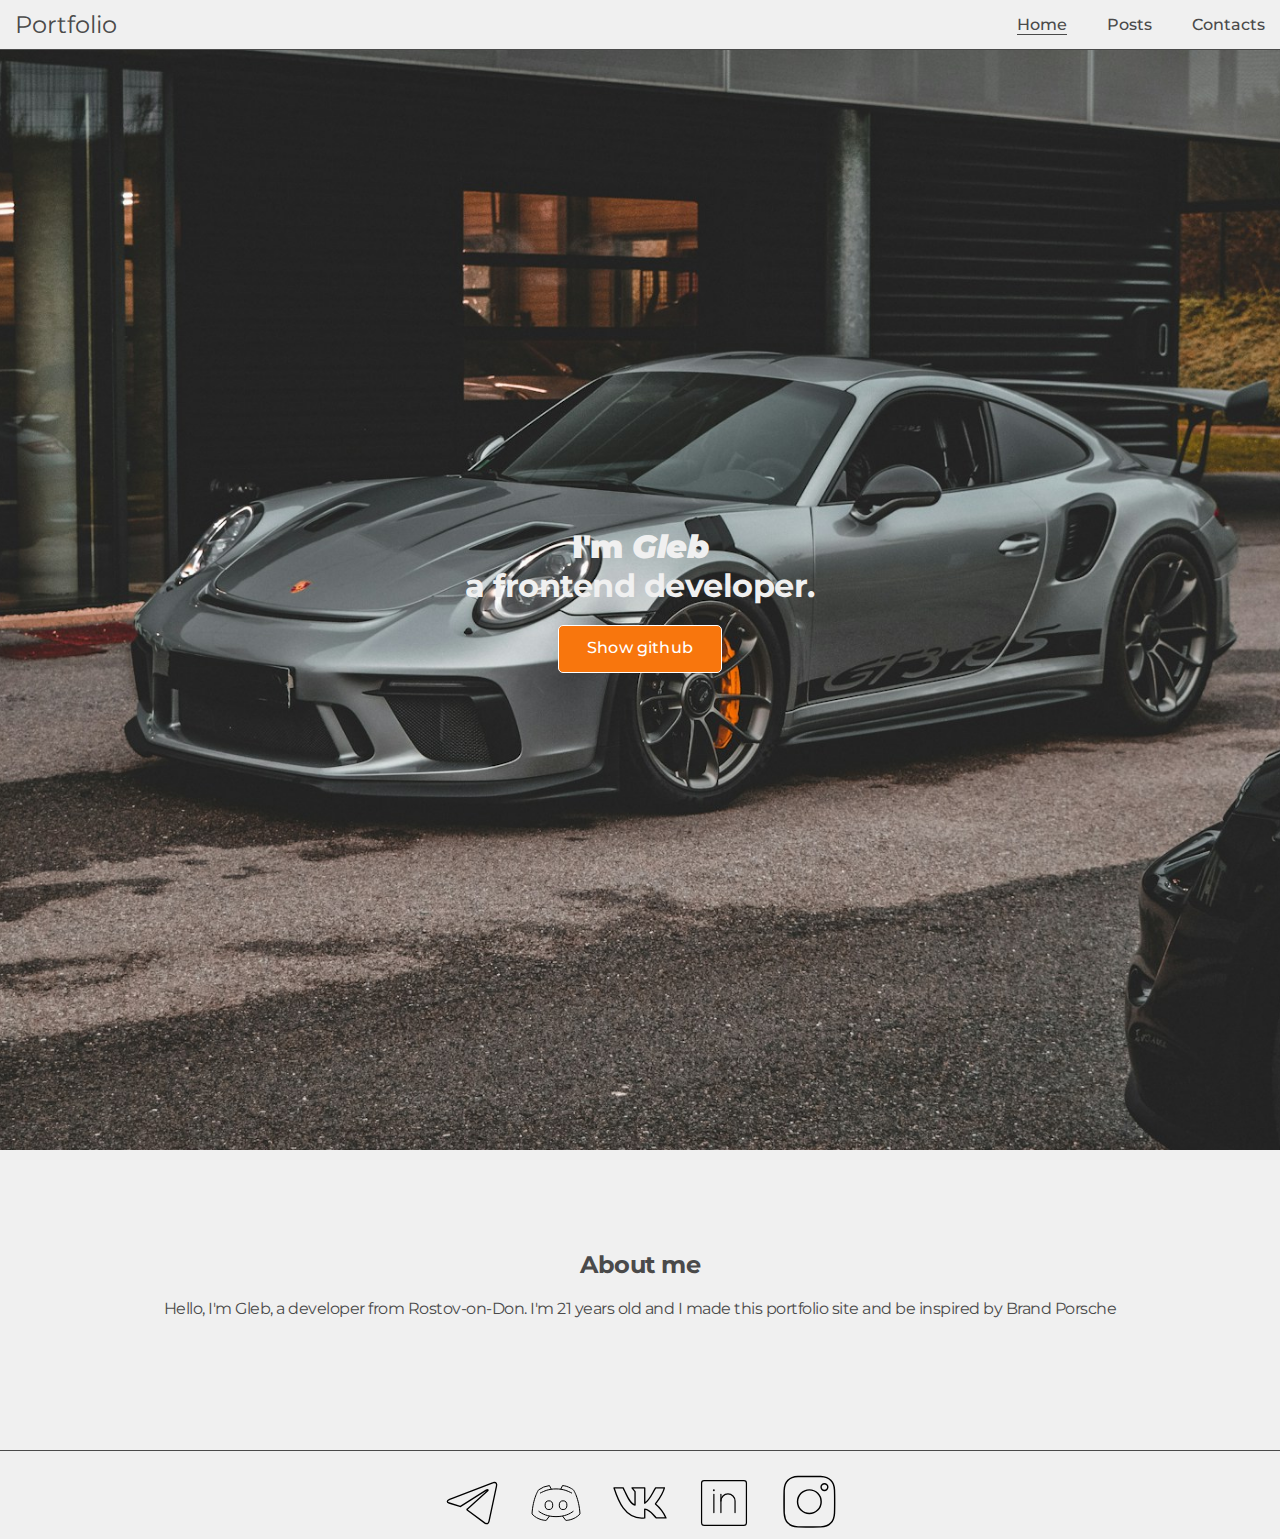
<file: index.html>
<!DOCTYPE html>
<html lang="en">
<head>
    <meta charset="UTF-8">
    <meta name="viewport" content="width=device-width, initial-scale=1.0">
    <title>Portfolio</title>
    <link rel="stylesheet" href="styles.css">
</head>
<body>
    <div class="wrapper">
        <header class="header">
                <a href="./index.html" class="logo">Portfolio</a>
                <nav class="nav">
                <ul class="nav-list">
                    <li class="nav-list_item"><a class="nav-list_active">Home</a></li>
                    <li class="nav-list_item"><a class="nav-list_link" href="./posts.html">Posts</a></li>
                    <li class="nav-list_item"><a class="nav-list_link" href="./contacts.html">Contacts</a></li>
                </ul>
            </nav>
        </header>

        <main class="main">
            <div class="main-content">
                <div class="main_wrapper">
                    <h1 class="main__title">
                        <strong>I'm <em>Gleb</em></strong><br>
                        a frontend developer.
                    </h1>
                    <a href="https://github.com/glebershov" class="btn">Show github</a>
                </div>
            </div>
            <div class="about-section">
                <h2 class="title-1">About me</h2>
                <p class="content-list__item_3">Hello, I'm Gleb, a developer from Rostov-on-Don. I'm 21 years old and I made this portfolio site and be inspired by Brand Porsche
                </p>
            </div>    
        </main>

        

        <footer class="footer">
                <div class="footer__wrapper">
                    <ul class="social">
                    <li class="social__item"><a href="#!"><img src="./img/icons/telegram.svg" alt="Link"></a></li>
                    <li class="social__item"><a href="#!"><img src="./img/icons/discord.svg" alt="Link"></a></li>
                    <li class="social__item"><a href="#!"><img src="./img/icons/vk.svg" alt="Link"></a></li>
                    <li class="social__item"><a href="#!"><img src="./img/icons/linkedin.svg" alt="Link"></a></li>
                    <li class="social__item"><a href="#!"><img src="./img/icons/instagram.svg" alt="Link"></a></li>
                    </ul>
                </div>
        </footer>
    </div>
    <script src="./script.js"></script>
</body>
</html>
</file>
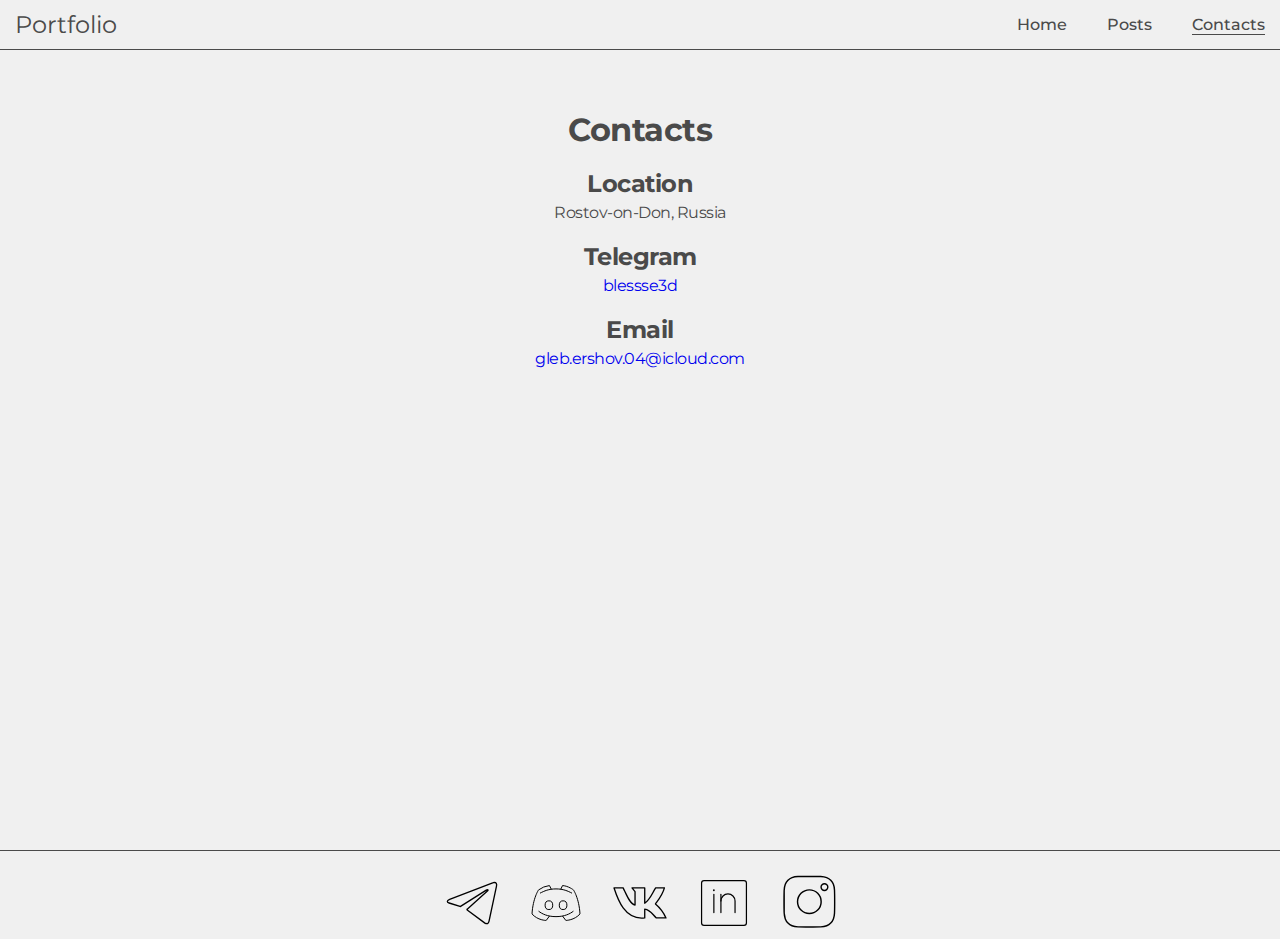
<file: contacts.html>
<!DOCTYPE html>
<html lang="en">
<head>
    <meta charset="UTF-8">
    <meta name="viewport" content="width=device-width, initial-scale=1.0">
    <title>Portfolio|Contacts</title>
    <link rel="stylesheet" href="styles.css">
</head>
<body>
    <div class="wrapper">
        <header class="header">
                <a href="./index.html" class="logo">Portfolio</a>
                <nav class="nav">
                <ul class="nav-list">
                    <li class="nav-list_item"><a class="nav-list_link" href="./index.html">Home</a></li>
                    <li class="nav-list_item"><a class="nav-list_link" href="./posts.html">Posts</a></li>
                    <li class="nav-list_item"><a class="nav-list_active">Contacts</a></li>
                </ul>
            </nav>
        </header>

        <main class="section">
            <div class="container">
                <h1 class="title-1">Contacts</h1>
                <ul class="content-list">
                    <li class="content-list__item">
                        <h2 class="title-2">Location</h2>
                        <p class="content-list__item_2">Rostov-on-Don, Russia</p>
                    </li>
                    <li class="content-list__item">
                        <h2 class="title-2">Telegram</h2>
                        <p class="content-list__item_2"><a href="https://t.me/blessse3d">blessse3d</a></p>
                    </li>
                    <li class="content-list__item">
                        <h2 class="title-2">Email</h2>
                        <p class="content-list__item_2"><a href="mailto:gleb.ershov.04@icloud.com">gleb.ershov.04@icloud.com</a></p>
                    </li>
                </ul>
            </div>
        </main>

        <footer class="footer">
                <div class="footer__wrapper">
                    <ul class="social">
                    <li class="social__item"><a href="#!"><img src="./img/icons/telegram.svg" alt="Link"></a></li>
                    <li class="social__item"><a href="#!"><img src="./img/icons/discord.svg" alt="Link"></a></li>
                    <li class="social__item"><a href="#!"><img src="./img/icons/vk.svg" alt="Link"></a></li>
                    <li class="social__item"><a href="#!"><img src="./img/icons/linkedin.svg" alt="Link"></a></li>
                    <li class="social__item"><a href="#!"><img src="./img/icons/instagram.svg" alt="Link"></a></li>
                    </ul>
                </div>
        </footer>
    </div>
</body>
</html>
</file>
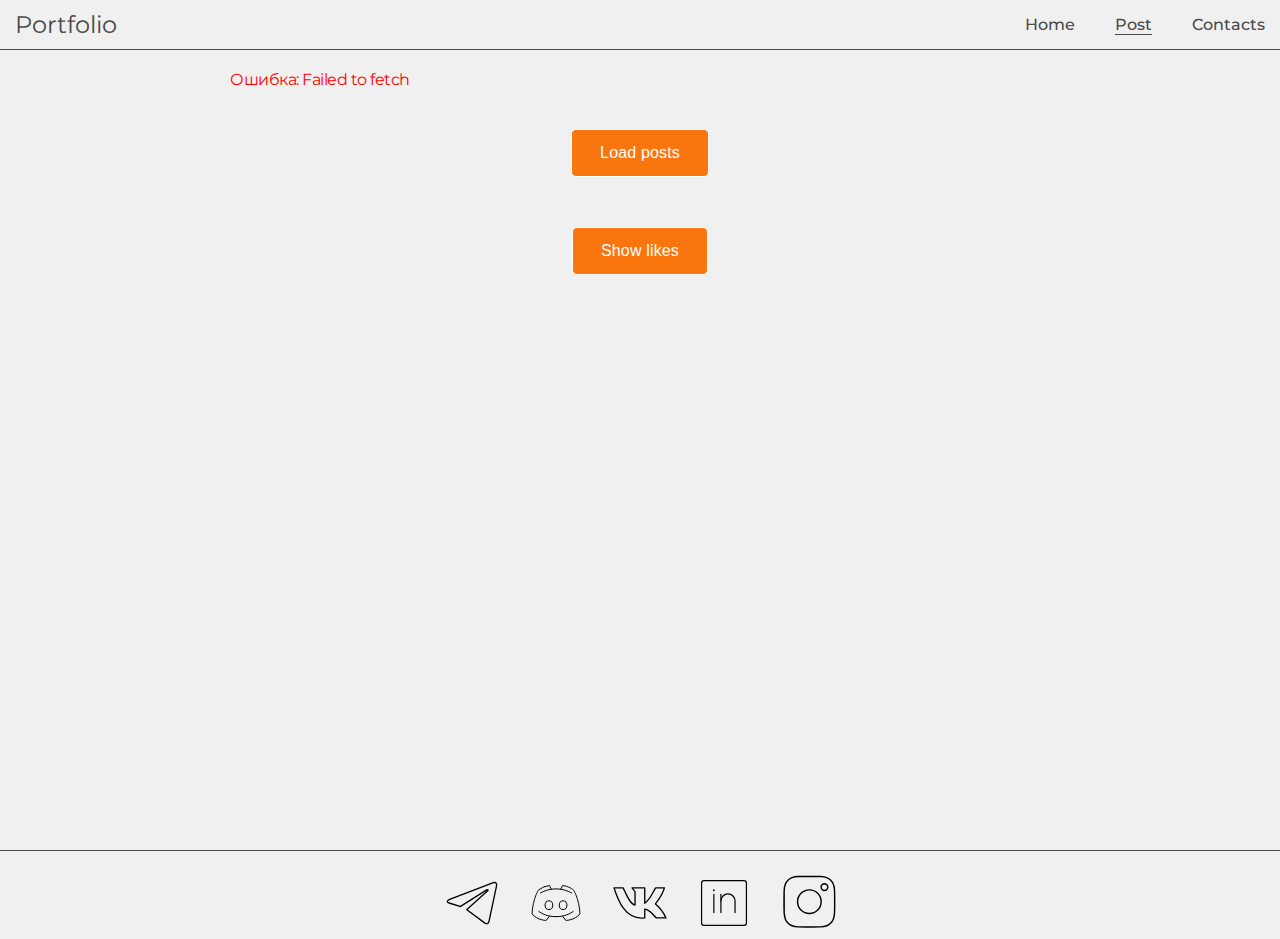
<file: posts.html>
<!DOCTYPE html>
<html lang="en">
<head>
    <meta charset="UTF-8">
    <meta name="viewport" content="width=device-width, initial-scale=1.0">
    <title>Portfolio|Posts</title>
    <link rel="stylesheet" href="styles.css">
</head>
<body>
    <div class="wrapper">
        <header class="header">
                <a href="./index.html" class="logo">Portfolio</a>
                <nav class="nav">
                <ul class="nav-list">
                    <li class="nav-list_item"><a class="nav-list_link" href="./index.html">Home</a></li>
                    <li class="nav-list_item"><a class="nav-list_active">Post</a></li>
                    <li class="nav-list_item"><a class="nav-list_link" href="./contacts.html">Contacts</a></li>
                </ul>
            </nav>
        </header>
        <div class="container">
            <div class="posts-container" id="postsContainer">
                <div class="loading">Загрузка постов...</div>
            </div>
            <button class="btn-post" id="loadPost">Load posts</button>
            <button class="btn-post" id="showLikes">Show likes</button>
        </div>
        <footer class="footer">
                <div class="footer__wrapper">
                    <ul class="social">
                    <li class="social__item"><a href="#!"><img src="./img/icons/telegram.svg" alt="Link"></a></li>
                    <li class="social__item"><a href="#!"><img src="./img/icons/discord.svg" alt="Link"></a></li>                    
                    <li class="social__item"><a href="#!"><img src="./img/icons/vk.svg" alt="Link"></a></li>
                    <li class="social__item"><a href="#!"><img src="./img/icons/linkedin.svg" alt="Link"></a></li>
                    <li class="social__item"><a href="#!"><img src="./img/icons/instagram.svg" alt="Link"></a></li>
                    </ul>
                </div>
        </footer>
    </div>
    <script src="./script.js"></script>
</body>
</html>
</file>
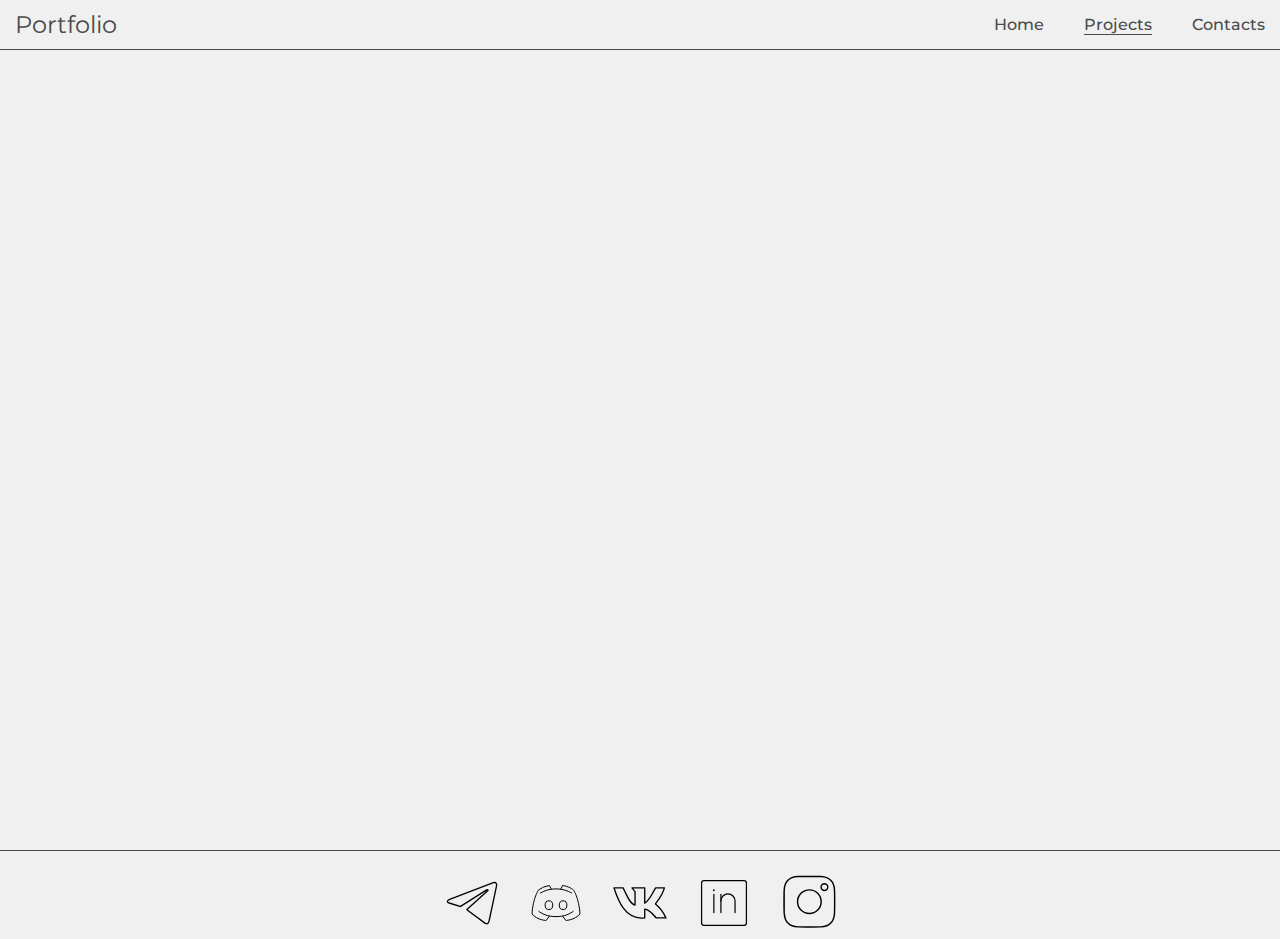
<file: projects.html>
<!DOCTYPE html>
<html lang="en">
<head>
    <meta charset="UTF-8">
    <meta name="viewport" content="width=device-width, initial-scale=1.0">
    <title>Portfolio|Projects</title>
    <link rel="stylesheet" href="styles.css">
</head>
<body>
    <div class="wrapper">
        <header class="header">
                <a href="./index.html" class="logo">Portfolio</a>
                <nav class="nav">
                <ul class="nav-list">
                    <li class="nav-list_item"><a class="nav-list_link" href="./index.html">Home</a></li>
                    <li class="nav-list_item"><a class="nav-list_active">Projects</a></li>
                    <li class="nav-list_item"><a class="nav-list_link" href="./contacts.html">Contacts</a></li>
                </ul>
            </nav>
        </header>

        <footer class="footer">
                <div class="footer__wrapper">
                    <ul class="social">
                    <li class="social__item"><a href="#!"><img src="./img/icons/telegram.svg" alt="Link"></a></li>
                    <li class="social__item"><a href="#!"><img src="./img/icons/discord.svg" alt="Link"></a></li>
                    <li class="social__item"><a href="#!"><img src="./img/icons/vk.svg" alt="Link"></a></li>
                    <li class="social__item"><a href="#!"><img src="./img/icons/linkedin.svg" alt="Link"></a></li>
                    <li class="social__item"><a href="#!"><img src="./img/icons/instagram.svg" alt="Link"></a></li>
                    </ul>
                </div>
        </footer>
    </div>
</body>
</html>
</file>
<file: styles.css>
@import url('https://fonts.googleapis.com/css2?family=Montserrat:ital,wght@0,100..900;1,100..900&display=swap');

:root {
	--main-bg-color: #f0f0f0;
	--accent-color: #f8760d;
	--text-color: #4A4A4A;
}

* {
  margin: 0;
  padding: 0;
  box-sizing: border-box;
}

html,
body {
	display: flex;
    flex-direction: column;
	min-height: 100vh;
    background-color: --main-bg-color;
	font-family: "Montserrat", serif;
	letter-spacing: -0.5px;
}

.wrapper {
	display: grid;
	grid-template-rows: 50px 1fr 50px;
	min-height: 100vh;
	background-color:#F0F0F0
}

.header {
	grid-row: 1;
	display: flex;
    justify-content: space-between;
    align-items: center;
    margin: 0 auto;
    padding: 20px 15px;
    max-width: auto;
    background-color: #f0f0f0;
    border-bottom: 1px solid #4A4A4A;
    color: #4A4A4A;
    letter-spacing: normal;
    width: 100%;
}

.logo {
    color: #4A4A4A;
    font-size: 24px;
    font-family: "Montserrat", serif;
    text-decoration: none;
}

.nav {
    display: flex;
    align-items: center;
}

.nav-list {
    display: flex;
    list-style-type: none;
    gap: 40px;
    font-size: 16px;
    font-weight: 500;
    font-family: 'Montserrat', serif;
}

.nav-list_link {
	color: #4A4A4A;
}

.nav-list_active {
	border-bottom: 1px solid #4A4A4A;
    display: inline-block;
}

.main {
    display: flex;
    flex-direction: column;
	grid-row: 2;
    flex: 1 0 auto;
    min-height: 695px;
    display: flex;
    justify-content: center;
    align-items: center;
    color: #f0f0f0;
    text-align: center;
    padding: 0;
}

.main-content {
    display: flex;
    flex-direction: column;
    align-items: center;
    gap: 20px;
    background-image: url(./img/porsche911med.jpg);
    background-size: cover;
    background-position: center center;
}

.main_wrapper {
    display: flex;
    width: 100vw;
    height: 100ch;
    flex-direction: column;
    justify-content: center;
    align-items: center;
}


.btn { 
	margin-top: 20px;
	display: inline-block;
	height: 48px;
	padding: 12px 28px;
	background-color: #f8760d;
	color: #ffff;
	letter-spacing: 0.15px;
	font-size: 16px;
	font-weight: 500;
    border-radius: 5px;
	border: 1px solid #fff;
	transition: opacity 0.2s ease-in;
}

.btn:hover {
    opacity: 0.7;
}

.about-section {
	padding: 40px 20px;
    text-align: center;
    background-color: #f0f0f0;
	height: 300px;
}

.title-1 {
    margin-bottom: 20px;
    color: #4A4A4A; 
}

.content-list__item_3 {
	background-color: #f0f0f0;
	color: #4A4A4A;
}

.footer {
	flex-shrink: 0;
	grid-row: 3;
	padding: 20px 0;
    background-color: #F0F0F0;
    border-top: 1px solid #4A4A4A;
}

.footer__wrapper {
    display: flex;
    justify-content: center;
    align-items: center;
	background-color: #F0F0F0;
}

.social {
    display: flex;
    justify-content: center;
    align-items: center;
    list-style: none;
    padding: 0;
    margin: 0;
}

.social__item {
    margin: 0 10px; 
}

.social__item a {
    display: block;
}

a {
	text-decoration: none;
}

.section {
	background-color:#F0F0F0;
	width: 100%; 
}


.container {
  display: flex;
  flex-direction: column;
  align-items: center;
}

.content-list {
  list-style-type: none;
  padding: 0;
  width: 100%;
}

.content-list__item {
  text-align: center;
  margin-bottom: 20px;
  color:#4A4A4A;
}

.title-1 {
	margin-top: 60px;
  	text-align: center;
}

.title-2 {
  margin-bottom: 5px;
}

.content-list__item_2 {
  margin-top: 0;
}

.post-container {
    max-width: 800px;
    margin: 0 auto;
    padding: 20px;
}

.post {
    background: #f5f5f5;
    border-radius: 8px;
    padding: 15px;
    margin-bottom: 20px;
    box-shadow: 0 2px 4px rgba(0,0,0,0.1);
}

.post-title {
    color: #333;
    font-size: 1.5em;
    margin-bottom: 10px;
}

.post-body {
    color: #666;
   line-height: 1.6;
}

.btn-post{
    margin-top: 20px;
    margin-bottom: 30px;
	display: inline-block;
	height: 48px;
	padding: 12px 28px;
	background-color: #f8760d;
	color: #ffff;
	letter-spacing: 0.15px;
	font-size: 16px;
	font-weight: 500;
    border-radius: 5px;
	border: 1px solid #fff;
	transition: opacity 0.2s ease-in;
}

.btn-post:hover {
    opacity: 0.7;
}

.posts-container {
    display: grid;
    grid-template-columns: repeat(auto-fill, minmax(300px, 1fr));
    gap: 20px;
    padding: 20px;
    max-width: 1200px;
    margin: 0 auto;
    }

        /* Стили карточки */
.post-card {
    background: #fff;
    border-radius: 10px;
    box-shadow: 0 4px 6px rgba(0, 0, 0, 0.1);
    padding: 20px;
    transition: transform 0.2s ease;
}

.post-card:hover {
    transform: translateY(-5px);
}

.like-btn {
    background: none;
    border: 1px solid #ccc;
    padding: 5px 10px;
    border-radius: 15px;
    transition: all 0.3s;
}

.like-btn.active {
    background: #ff4757;
    color: white;
    border-color: #ff4757;
}
</file>
